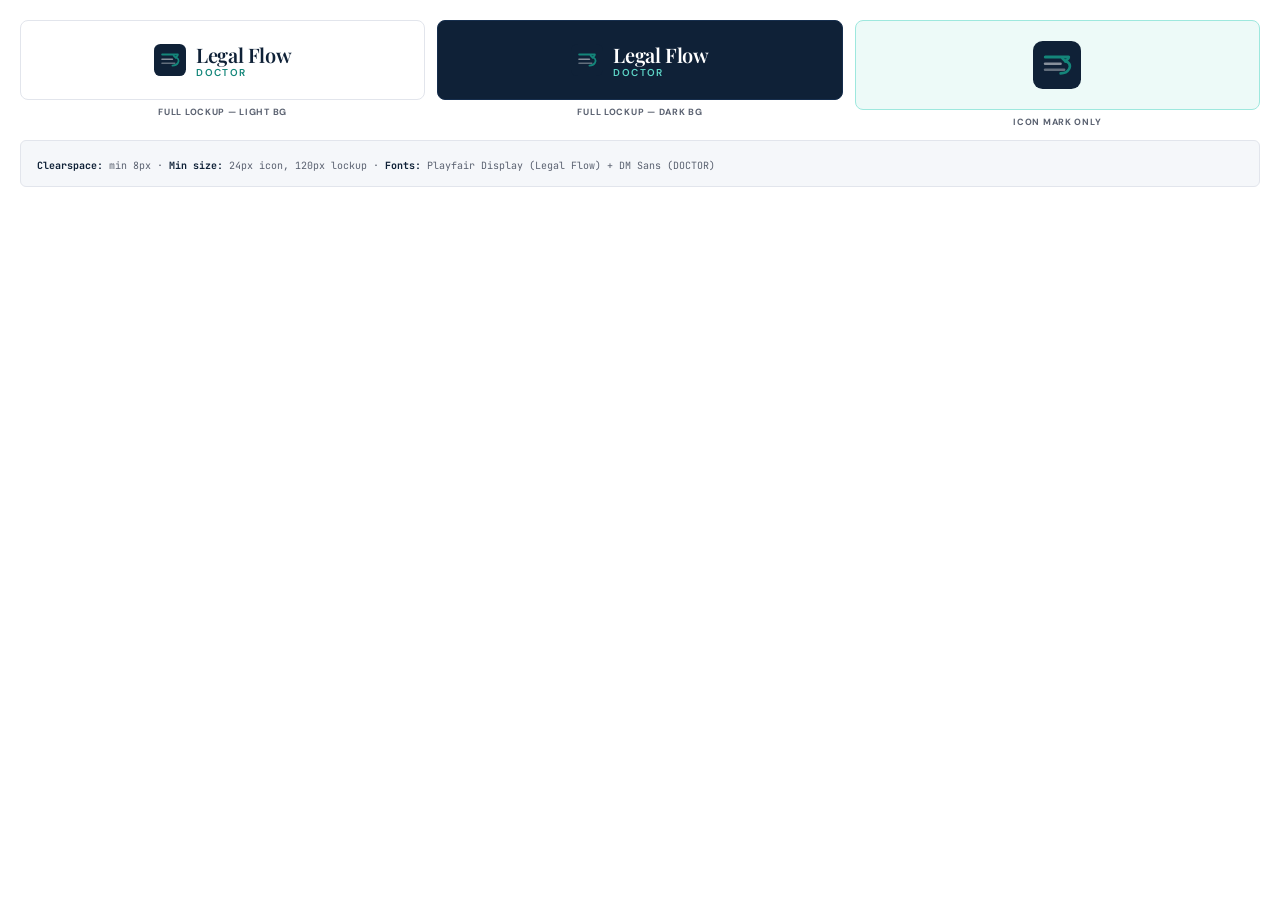
<file: guidelines/brand-logo.card.html>
<!-- @dsCard group="Brand" viewport="700x220" name="Logo" subtitle="Lockups, icon mark, and usage variants" -->
<!DOCTYPE html>
<html lang="en">
<head>
<meta charset="UTF-8">
<link rel="stylesheet" href="../styles.css">
<style>
  body { margin: 0; padding: 20px; background: var(--bg-default); font-family: var(--font-sans); }
  .grid { display: grid; grid-template-columns: 1fr 1fr 1fr; gap: 12px; }
  .cell { border-radius: 8px; padding: 20px 16px; display: flex; align-items: center; justify-content: center; border: 1px solid var(--border-muted); }
  .cell-dark { background: var(--color-navy-900); border-color: var(--color-navy-800); }
  .cell-accent { background: var(--color-teal-50); border-color: var(--color-teal-200); }
  .cell-label { font-size: 9px; font-weight: 700; letter-spacing: 0.08em; text-transform: uppercase; color: var(--fg-muted); margin-top: 6px; text-align: center; }
  .wordmark { font-family: var(--font-serif); font-size: 20px; font-weight: 600; color: var(--fg-default); letter-spacing: -0.02em; }
  .wordmark-sub { font-family: var(--font-sans); font-size: 10px; font-weight: 600; letter-spacing: 0.14em; text-transform: uppercase; color: var(--fg-accent); margin-top: -2px; }
  .wordmark-white { color: white; }
  .wordmark-sub-white { color: var(--color-teal-300); }
</style>
</head>
<body>
<div class="grid">
  <div>
    <div class="cell">
      <div>
        <div style="display:flex;align-items:center;gap:10px;">
          <img src="../assets/logo-icon.svg" width="32" height="32" alt="LFD icon">
          <div>
            <div class="wordmark">Legal Flow</div>
            <div class="wordmark-sub">Doctor</div>
          </div>
        </div>
      </div>
    </div>
    <div class="cell-label">Full lockup — light bg</div>
  </div>
  <div>
    <div class="cell cell-dark">
      <div>
        <div style="display:flex;align-items:center;gap:10px;">
          <img src="../assets/logo-icon.svg" width="32" height="32" alt="LFD icon">
          <div>
            <div class="wordmark wordmark-white">Legal Flow</div>
            <div class="wordmark-sub wordmark-sub-white">Doctor</div>
          </div>
        </div>
      </div>
    </div>
    <div class="cell-label">Full lockup — dark bg</div>
  </div>
  <div>
    <div class="cell cell-accent">
      <img src="../assets/logo-icon.svg" width="48" height="48" alt="LFD icon">
    </div>
    <div class="cell-label">Icon mark only</div>
  </div>
</div>
<div style="margin-top:12px;padding:12px 16px;background:var(--bg-subtle);border-radius:6px;border:1px solid var(--border-muted);">
  <span style="font-size:10px;font-family:var(--font-mono);color:var(--fg-muted);">
    <strong style="color:var(--fg-default);">Clearspace:</strong> min 8px · 
    <strong style="color:var(--fg-default);">Min size:</strong> 24px icon, 120px lockup · 
    <strong style="color:var(--fg-default);">Fonts:</strong> Playfair Display (Legal Flow) + DM Sans (DOCTOR)
  </span>
</div>
</body>
</html>
</file>
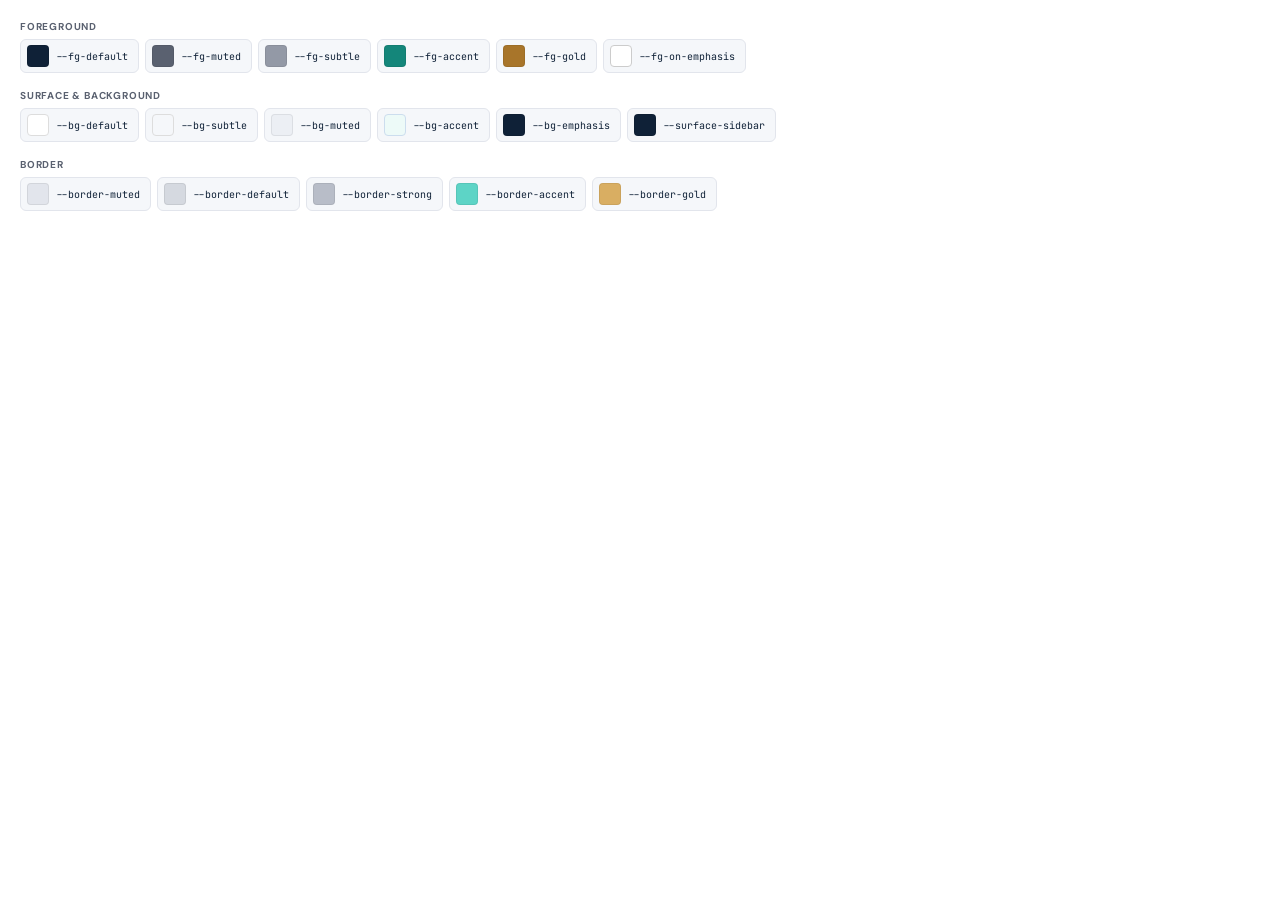
<file: guidelines/colors-aliases.card.html>
<!-- @dsCard group="Colors" viewport="700x180" name="Semantic Role Aliases" subtitle="Surface, foreground, border and text tokens" -->
<!DOCTYPE html>
<html lang="en">
<head>
<meta charset="UTF-8">
<link rel="stylesheet" href="../styles.css">
<style>
  body { margin: 0; padding: 20px; background: var(--bg-default); font-family: var(--font-sans); }
  .section { margin-bottom: 16px; }
  .section-label { font-size: 10px; font-weight: 700; letter-spacing: 0.08em; text-transform: uppercase; color: var(--fg-muted); margin-bottom: 6px; }
  .row { display: flex; gap: 6px; flex-wrap: wrap; }
  .token-chip { display: flex; align-items: center; gap: 7px; padding: 5px 10px 5px 6px; border: 1px solid var(--border-muted); border-radius: 6px; background: var(--bg-subtle); }
  .chip-swatch { width: 20px; height: 20px; border-radius: 4px; border: 1px solid rgba(0,0,0,0.07); flex-shrink: 0; }
  .chip-name { font-size: 10px; font-family: var(--font-mono); color: var(--fg-default); white-space: nowrap; }
</style>
</head>
<body>
<div class="section">
  <div class="section-label">Foreground</div>
  <div class="row">
    <div class="token-chip"><div class="chip-swatch" style="background:var(--fg-default);"></div><span class="chip-name">--fg-default</span></div>
    <div class="token-chip"><div class="chip-swatch" style="background:var(--fg-muted);"></div><span class="chip-name">--fg-muted</span></div>
    <div class="token-chip"><div class="chip-swatch" style="background:var(--fg-subtle);"></div><span class="chip-name">--fg-subtle</span></div>
    <div class="token-chip"><div class="chip-swatch" style="background:var(--fg-accent);"></div><span class="chip-name">--fg-accent</span></div>
    <div class="token-chip"><div class="chip-swatch" style="background:var(--fg-gold);"></div><span class="chip-name">--fg-gold</span></div>
    <div class="token-chip"><div class="chip-swatch" style="background:var(--fg-on-emphasis);border-color:#ccc;"></div><span class="chip-name">--fg-on-emphasis</span></div>
  </div>
</div>
<div class="section">
  <div class="section-label">Surface & Background</div>
  <div class="row">
    <div class="token-chip"><div class="chip-swatch" style="background:var(--bg-default);border-color:#ddd;"></div><span class="chip-name">--bg-default</span></div>
    <div class="token-chip"><div class="chip-swatch" style="background:var(--bg-subtle);border-color:#ddd;"></div><span class="chip-name">--bg-subtle</span></div>
    <div class="token-chip"><div class="chip-swatch" style="background:var(--bg-muted);"></div><span class="chip-name">--bg-muted</span></div>
    <div class="token-chip"><div class="chip-swatch" style="background:var(--bg-accent);border-color:#cde;"></div><span class="chip-name">--bg-accent</span></div>
    <div class="token-chip"><div class="chip-swatch" style="background:var(--bg-emphasis);"></div><span class="chip-name">--bg-emphasis</span></div>
    <div class="token-chip"><div class="chip-swatch" style="background:var(--surface-sidebar);"></div><span class="chip-name">--surface-sidebar</span></div>
  </div>
</div>
<div class="section">
  <div class="section-label">Border</div>
  <div class="row">
    <div class="token-chip"><div class="chip-swatch" style="background:var(--border-muted);"></div><span class="chip-name">--border-muted</span></div>
    <div class="token-chip"><div class="chip-swatch" style="background:var(--border-default);"></div><span class="chip-name">--border-default</span></div>
    <div class="token-chip"><div class="chip-swatch" style="background:var(--border-strong);"></div><span class="chip-name">--border-strong</span></div>
    <div class="token-chip"><div class="chip-swatch" style="background:var(--border-accent);"></div><span class="chip-name">--border-accent</span></div>
    <div class="token-chip"><div class="chip-swatch" style="background:var(--border-gold);"></div><span class="chip-name">--border-gold</span></div>
  </div>
</div>
</body>
</html>
</file>
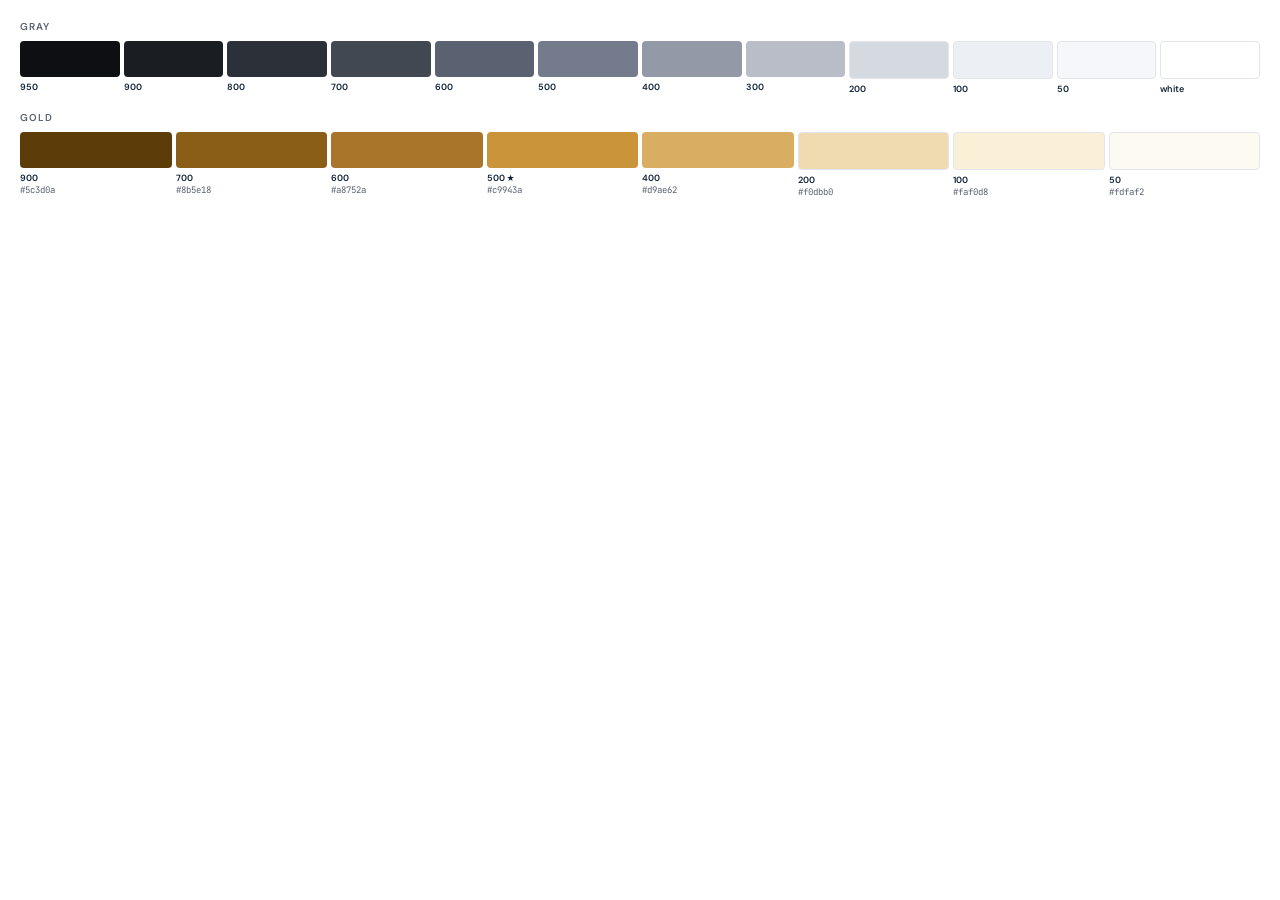
<file: guidelines/colors-neutral.card.html>
<!-- @dsCard group="Colors" viewport="700x180" name="Neutrals & Gold" subtitle="Gray scale and gold accent" -->
<!DOCTYPE html>
<html lang="en">
<head>
<meta charset="UTF-8">
<link rel="stylesheet" href="../styles.css">
<style>
  body { margin: 0; padding: 20px; background: var(--bg-default); font-family: var(--font-sans); }
  .scale-label { font-size: 10px; font-weight: 600; letter-spacing: 0.1em; text-transform: uppercase; color: var(--fg-muted); margin-bottom: 8px; }
  .scale { display: flex; gap: 4px; margin-bottom: 16px; }
  .swatch { flex: 1; }
  .swatch-body { height: 36px; border-radius: 4px; }
  .swatch-name { font-size: 9px; font-weight: 600; color: var(--fg-default); display: block; margin-top: 4px; }
  .swatch-hex  { font-size: 9px; font-family: var(--font-mono); color: var(--fg-muted); display: block; }
</style>
</head>
<body>
<div class="scale-label">Gray</div>
<div class="scale">
  <div class="swatch"><div class="swatch-body" style="background:#0d0f12;"></div><span class="swatch-name">950</span></div>
  <div class="swatch"><div class="swatch-body" style="background:#1a1d22;"></div><span class="swatch-name">900</span></div>
  <div class="swatch"><div class="swatch-body" style="background:#2c3038;"></div><span class="swatch-name">800</span></div>
  <div class="swatch"><div class="swatch-body" style="background:#424852;"></div><span class="swatch-name">700</span></div>
  <div class="swatch"><div class="swatch-body" style="background:#5a6170;"></div><span class="swatch-name">600</span></div>
  <div class="swatch"><div class="swatch-body" style="background:#737b8c;"></div><span class="swatch-name">500</span></div>
  <div class="swatch"><div class="swatch-body" style="background:#9399a6;"></div><span class="swatch-name">400</span></div>
  <div class="swatch"><div class="swatch-body" style="background:#b8bdc8;"></div><span class="swatch-name">300</span></div>
  <div class="swatch"><div class="swatch-body" style="background:#d5d9e0; border:1px solid #e2e5ec;"></div><span class="swatch-name">200</span></div>
  <div class="swatch"><div class="swatch-body" style="background:#eceff4; border:1px solid #e2e5ec;"></div><span class="swatch-name">100</span></div>
  <div class="swatch"><div class="swatch-body" style="background:#f5f7fa; border:1px solid #e2e5ec;"></div><span class="swatch-name">50</span></div>
  <div class="swatch"><div class="swatch-body" style="background:#ffffff; border:1px solid #e2e5ec;"></div><span class="swatch-name">white</span></div>
</div>
<div class="scale-label">Gold</div>
<div class="scale">
  <div class="swatch"><div class="swatch-body" style="background:#5c3d0a;"></div><span class="swatch-name">900</span><span class="swatch-hex">#5c3d0a</span></div>
  <div class="swatch"><div class="swatch-body" style="background:#8b5e18;"></div><span class="swatch-name">700</span><span class="swatch-hex">#8b5e18</span></div>
  <div class="swatch"><div class="swatch-body" style="background:#a8752a;"></div><span class="swatch-name">600</span><span class="swatch-hex">#a8752a</span></div>
  <div class="swatch"><div class="swatch-body" style="background:#c9943a;"></div><span class="swatch-name">500 ★</span><span class="swatch-hex">#c9943a</span></div>
  <div class="swatch"><div class="swatch-body" style="background:#d9ae62;"></div><span class="swatch-name">400</span><span class="swatch-hex">#d9ae62</span></div>
  <div class="swatch"><div class="swatch-body" style="background:#f0dbb0; border:1px solid #e2e5ec;"></div><span class="swatch-name">200</span><span class="swatch-hex">#f0dbb0</span></div>
  <div class="swatch"><div class="swatch-body" style="background:#faf0d8; border:1px solid #e2e5ec;"></div><span class="swatch-name">100</span><span class="swatch-hex">#faf0d8</span></div>
  <div class="swatch"><div class="swatch-body" style="background:#fdfaf2; border:1px solid #e2e5ec;"></div><span class="swatch-name">50</span><span class="swatch-hex">#fdfaf2</span></div>
</div>
</body>
</html>
</file>
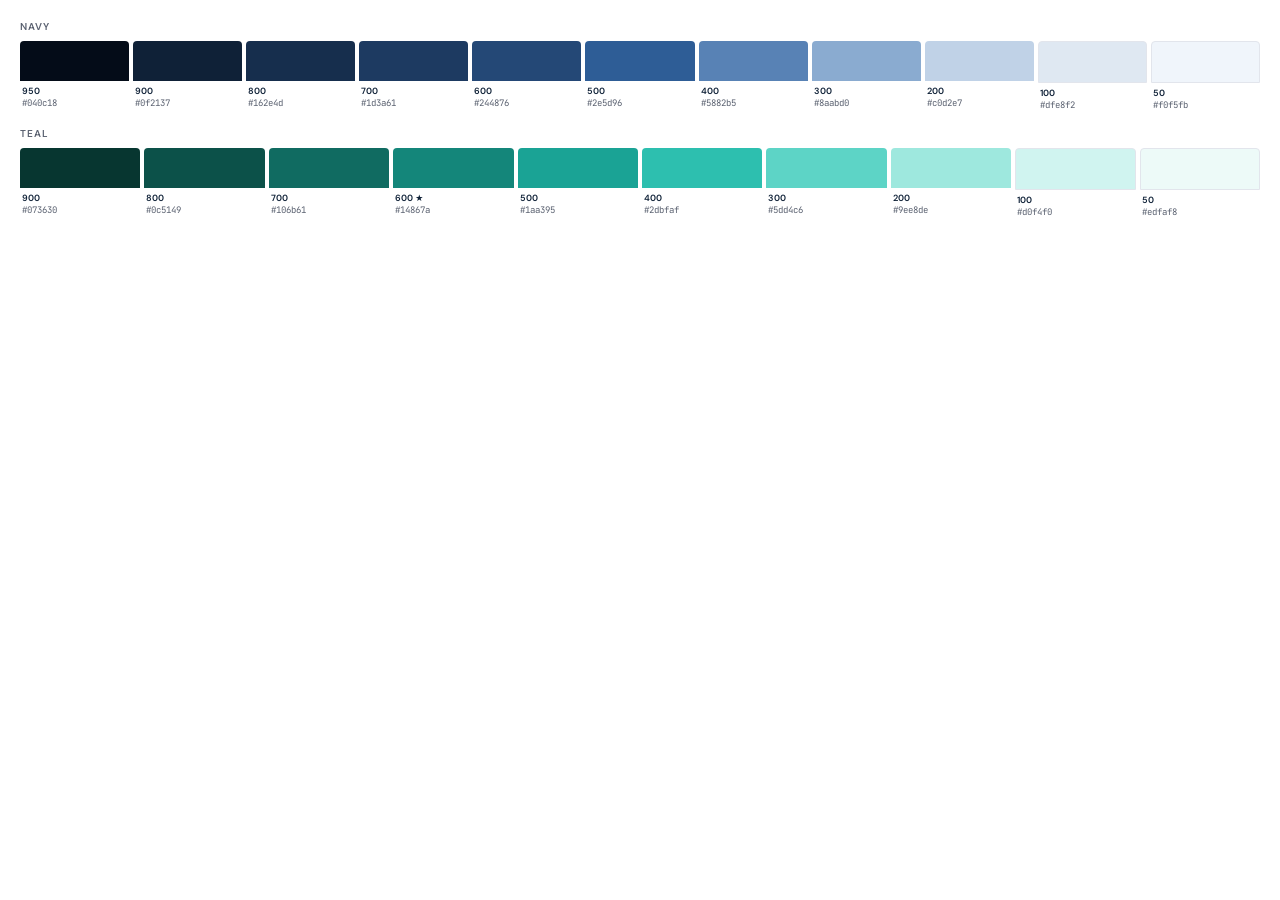
<file: guidelines/colors-primary.card.html>
<!-- @dsCard group="Colors" viewport="700x260" name="Navy & Teal" subtitle="Core brand color scales" -->
<!DOCTYPE html>
<html lang="en">
<head>
<meta charset="UTF-8">
<meta name="viewport" content="width=device-width, initial-scale=1.0">
<link rel="stylesheet" href="../styles.css">
<style>
  body { margin: 0; padding: 20px; background: var(--bg-default); font-family: var(--font-sans); }
  .scale-label { font-size: 10px; font-weight: 600; letter-spacing: 0.1em; text-transform: uppercase; color: var(--fg-muted); margin-bottom: 8px; }
  .scale { display: flex; gap: 4px; margin-bottom: 16px; }
  .swatch { flex: 1; border-radius: 4px; }
  .swatch-body { height: 40px; border-radius: 4px 4px 0 0; }
  .swatch-meta { padding: 4px 2px 0; }
  .swatch-name { font-size: 9px; font-weight: 600; color: var(--fg-default); display: block; }
  .swatch-hex  { font-size: 9px; font-family: var(--font-mono); color: var(--fg-muted); display: block; }
</style>
</head>
<body>
<div class="scale-label">Navy</div>
<div class="scale">
  <div class="swatch"><div class="swatch-body" style="background:#040c18;"></div><div class="swatch-meta"><span class="swatch-name">950</span><span class="swatch-hex">#040c18</span></div></div>
  <div class="swatch"><div class="swatch-body" style="background:#0f2137;"></div><div class="swatch-meta"><span class="swatch-name">900</span><span class="swatch-hex">#0f2137</span></div></div>
  <div class="swatch"><div class="swatch-body" style="background:#162e4d;"></div><div class="swatch-meta"><span class="swatch-name">800</span><span class="swatch-hex">#162e4d</span></div></div>
  <div class="swatch"><div class="swatch-body" style="background:#1d3a61;"></div><div class="swatch-meta"><span class="swatch-name">700</span><span class="swatch-hex">#1d3a61</span></div></div>
  <div class="swatch"><div class="swatch-body" style="background:#244876;"></div><div class="swatch-meta"><span class="swatch-name">600</span><span class="swatch-hex">#244876</span></div></div>
  <div class="swatch"><div class="swatch-body" style="background:#2e5d96;"></div><div class="swatch-meta"><span class="swatch-name">500</span><span class="swatch-hex">#2e5d96</span></div></div>
  <div class="swatch"><div class="swatch-body" style="background:#5882b5;"></div><div class="swatch-meta"><span class="swatch-name">400</span><span class="swatch-hex">#5882b5</span></div></div>
  <div class="swatch"><div class="swatch-body" style="background:#8aabd0;"></div><div class="swatch-meta"><span class="swatch-name">300</span><span class="swatch-hex">#8aabd0</span></div></div>
  <div class="swatch"><div class="swatch-body" style="background:#c0d2e7;"></div><div class="swatch-meta"><span class="swatch-name">200</span><span class="swatch-hex">#c0d2e7</span></div></div>
  <div class="swatch"><div class="swatch-body" style="background:#dfe8f2; border:1px solid #e2e5ec;"></div><div class="swatch-meta"><span class="swatch-name">100</span><span class="swatch-hex">#dfe8f2</span></div></div>
  <div class="swatch"><div class="swatch-body" style="background:#f0f5fb; border:1px solid #e2e5ec;"></div><div class="swatch-meta"><span class="swatch-name">50</span><span class="swatch-hex">#f0f5fb</span></div></div>
</div>
<div class="scale-label">Teal</div>
<div class="scale">
  <div class="swatch"><div class="swatch-body" style="background:#073630;"></div><div class="swatch-meta"><span class="swatch-name">900</span><span class="swatch-hex">#073630</span></div></div>
  <div class="swatch"><div class="swatch-body" style="background:#0c5149;"></div><div class="swatch-meta"><span class="swatch-name">800</span><span class="swatch-hex">#0c5149</span></div></div>
  <div class="swatch"><div class="swatch-body" style="background:#106b61;"></div><div class="swatch-meta"><span class="swatch-name">700</span><span class="swatch-hex">#106b61</span></div></div>
  <div class="swatch"><div class="swatch-body" style="background:#14867a;"></div><div class="swatch-meta"><span class="swatch-name">600 ★</span><span class="swatch-hex">#14867a</span></div></div>
  <div class="swatch"><div class="swatch-body" style="background:#1aa395;"></div><div class="swatch-meta"><span class="swatch-name">500</span><span class="swatch-hex">#1aa395</span></div></div>
  <div class="swatch"><div class="swatch-body" style="background:#2dbfaf;"></div><div class="swatch-meta"><span class="swatch-name">400</span><span class="swatch-hex">#2dbfaf</span></div></div>
  <div class="swatch"><div class="swatch-body" style="background:#5dd4c6;"></div><div class="swatch-meta"><span class="swatch-name">300</span><span class="swatch-hex">#5dd4c6</span></div></div>
  <div class="swatch"><div class="swatch-body" style="background:#9ee8de;"></div><div class="swatch-meta"><span class="swatch-name">200</span><span class="swatch-hex">#9ee8de</span></div></div>
  <div class="swatch"><div class="swatch-body" style="background:#d0f4f0; border:1px solid #e2e5ec;"></div><div class="swatch-meta"><span class="swatch-name">100</span><span class="swatch-hex">#d0f4f0</span></div></div>
  <div class="swatch"><div class="swatch-body" style="background:#edfaf8; border:1px solid #e2e5ec;"></div><div class="swatch-meta"><span class="swatch-name">50</span><span class="swatch-hex">#edfaf8</span></div></div>
</div>
</body>
</html>
</file>
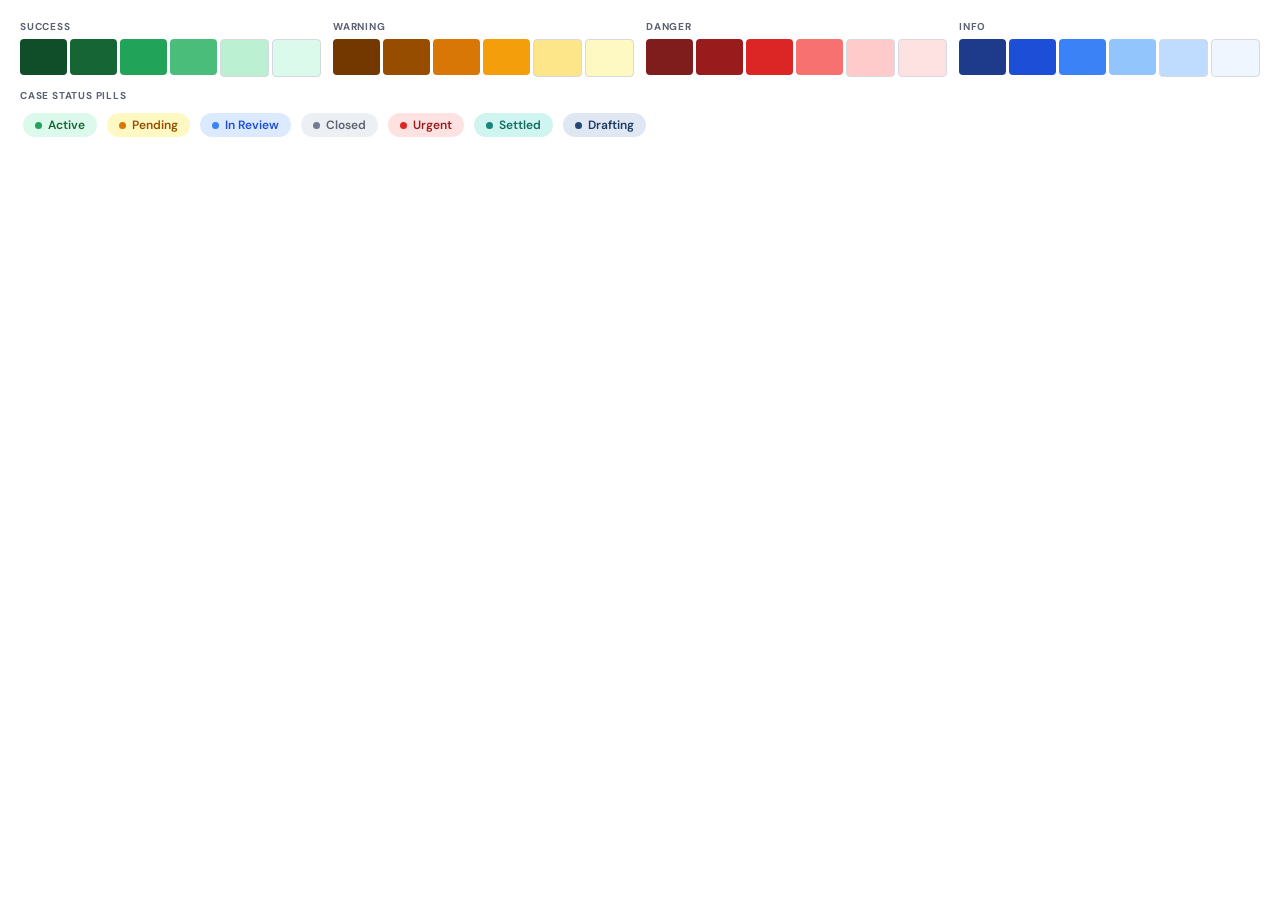
<file: guidelines/colors-semantic.card.html>
<!-- @dsCard group="Colors" viewport="700x200" name="Semantic Colors" subtitle="Status, feedback and case-state palettes" -->
<!DOCTYPE html>
<html lang="en">
<head>
<meta charset="UTF-8">
<link rel="stylesheet" href="../styles.css">
<style>
  body { margin: 0; padding: 20px; background: var(--bg-default); font-family: var(--font-sans); }
  .row { display: flex; gap: 12px; margin-bottom: 12px; }
  .group { flex: 1; }
  .group-label { font-size: 10px; font-weight: 700; letter-spacing: 0.08em; text-transform: uppercase; color: var(--fg-muted); margin-bottom: 6px; }
  .swatches { display: flex; gap: 3px; }
  .sw { flex: 1; height: 36px; border-radius: 4px; }
  .sw-sm { height: 24px; }
  .pill { display: inline-flex; align-items: center; gap: 6px; padding: 4px 12px; border-radius: 999px; font-size: 12px; font-weight: 600; margin: 3px; }
  .dot { width: 7px; height: 7px; border-radius: 50%; flex-shrink: 0; }
  .pills-row { display: flex; flex-wrap: wrap; gap: 4px; margin-top: 8px; }
</style>
</head>
<body>
<div class="row">
  <div class="group">
    <div class="group-label">Success</div>
    <div class="swatches">
      <div class="sw" style="background:#104d29;"></div>
      <div class="sw" style="background:#166534;"></div>
      <div class="sw" style="background:#22a35a;"></div>
      <div class="sw" style="background:#4bbd7b;"></div>
      <div class="sw" style="background:#bbf0d2; border:1px solid #d5d9e0;"></div>
      <div class="sw" style="background:#dcfaec; border:1px solid #d5d9e0;"></div>
    </div>
  </div>
  <div class="group">
    <div class="group-label">Warning</div>
    <div class="swatches">
      <div class="sw" style="background:#723800;"></div>
      <div class="sw" style="background:#974d00;"></div>
      <div class="sw" style="background:#d97706;"></div>
      <div class="sw" style="background:#f59e0b;"></div>
      <div class="sw" style="background:#fde68a; border:1px solid #d5d9e0;"></div>
      <div class="sw" style="background:#fef9c3; border:1px solid #d5d9e0;"></div>
    </div>
  </div>
  <div class="group">
    <div class="group-label">Danger</div>
    <div class="swatches">
      <div class="sw" style="background:#7f1d1d;"></div>
      <div class="sw" style="background:#991b1b;"></div>
      <div class="sw" style="background:#dc2626;"></div>
      <div class="sw" style="background:#f87171;"></div>
      <div class="sw" style="background:#fecaca; border:1px solid #d5d9e0;"></div>
      <div class="sw" style="background:#fee2e2; border:1px solid #d5d9e0;"></div>
    </div>
  </div>
  <div class="group">
    <div class="group-label">Info</div>
    <div class="swatches">
      <div class="sw" style="background:#1e3a8a;"></div>
      <div class="sw" style="background:#1d4ed8;"></div>
      <div class="sw" style="background:#3b82f6;"></div>
      <div class="sw" style="background:#93c5fd;"></div>
      <div class="sw" style="background:#bfdbfe; border:1px solid #d5d9e0;"></div>
      <div class="sw" style="background:#eff6ff; border:1px solid #d5d9e0;"></div>
    </div>
  </div>
</div>
<div style="font-size:10px;font-weight:700;letter-spacing:0.08em;text-transform:uppercase;color:var(--fg-muted);margin-bottom:6px;">Case Status Pills</div>
<div class="pills-row">
  <span class="pill" style="background:#dcfaec;color:#166534;"><span class="dot" style="background:#22a35a;"></span>Active</span>
  <span class="pill" style="background:#fef9c3;color:#974d00;"><span class="dot" style="background:#d97706;"></span>Pending</span>
  <span class="pill" style="background:#dbeafe;color:#1d4ed8;"><span class="dot" style="background:#3b82f6;"></span>In Review</span>
  <span class="pill" style="background:#eceff4;color:#5a6170;"><span class="dot" style="background:#737b8c;"></span>Closed</span>
  <span class="pill" style="background:#fee2e2;color:#991b1b;"><span class="dot" style="background:#dc2626;"></span>Urgent</span>
  <span class="pill" style="background:#d0f4f0;color:#106b61;"><span class="dot" style="background:#14867a;"></span>Settled</span>
  <span class="pill" style="background:#dfe8f2;color:#1d3a61;"><span class="dot" style="background:#244876;"></span>Drafting</span>
</div>
</body>
</html>
</file>
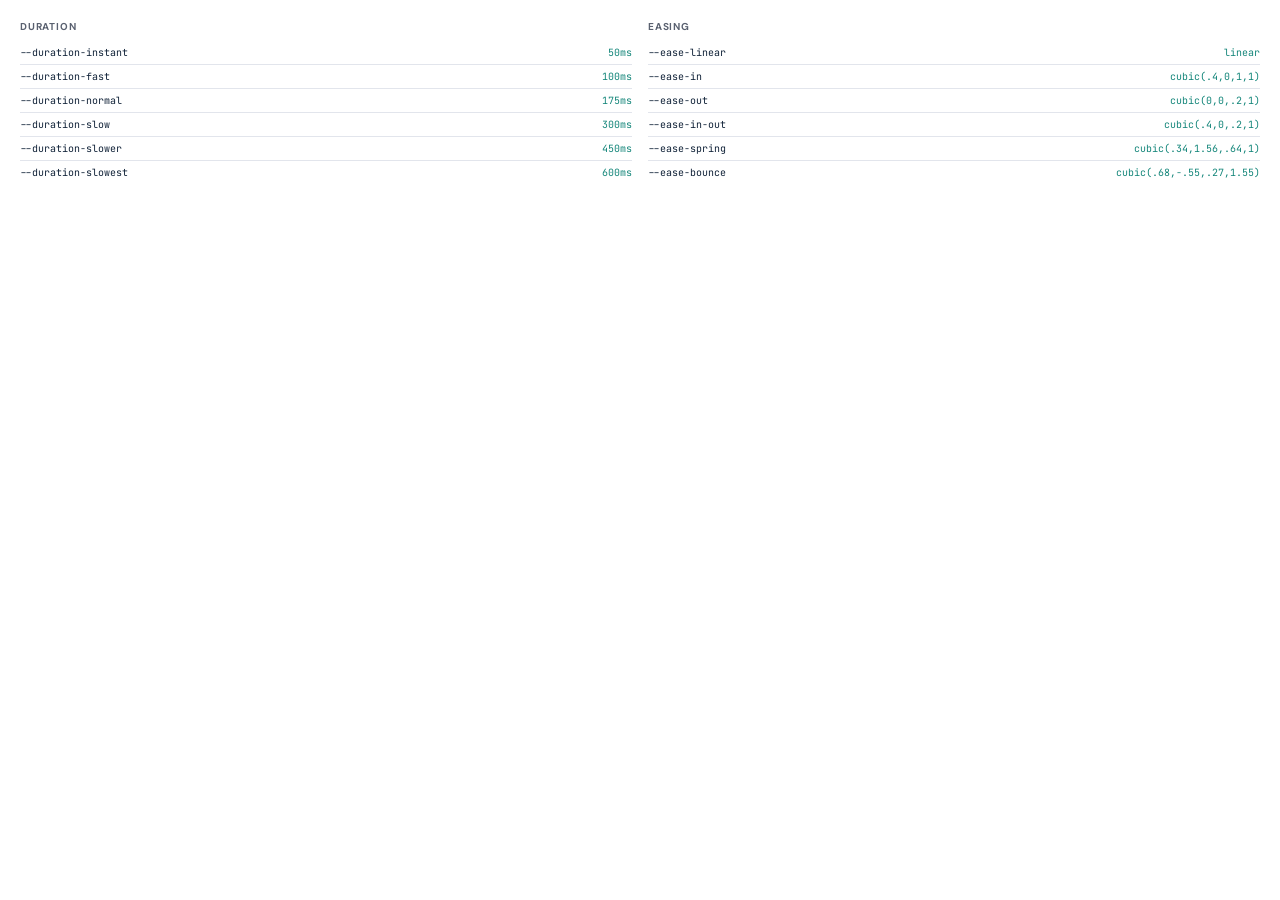
<file: guidelines/motion.card.html>
<!-- @dsCard group="Brand" viewport="700x160" name="Motion" subtitle="Duration and easing tokens — no decorative animation" -->
<!DOCTYPE html>
<html lang="en">
<head>
<meta charset="UTF-8">
<link rel="stylesheet" href="../styles.css">
<style>
  body { margin: 0; padding: 20px; background: var(--bg-default); font-family: var(--font-sans); }
  .grid { display: grid; grid-template-columns: 1fr 1fr; gap: 16px; }
  .group-label { font-size: 10px; font-weight: 700; letter-spacing: 0.08em; text-transform: uppercase; color: var(--fg-muted); margin-bottom: 8px; }
  .token-row { display: flex; align-items: center; justify-content: space-between; padding: 5px 0; border-bottom: 1px solid var(--border-muted); }
  .token-row:last-child { border-bottom: none; }
  .tok-name { font-family: var(--font-mono); font-size: 10px; color: var(--fg-default); }
  .tok-val { font-family: var(--font-mono); font-size: 10px; color: var(--fg-accent); }
</style>
</head>
<body>
<div class="grid">
  <div>
    <div class="group-label">Duration</div>
    <div class="token-row"><span class="tok-name">--duration-instant</span><span class="tok-val">50ms</span></div>
    <div class="token-row"><span class="tok-name">--duration-fast</span><span class="tok-val">100ms</span></div>
    <div class="token-row"><span class="tok-name">--duration-normal</span><span class="tok-val">175ms</span></div>
    <div class="token-row"><span class="tok-name">--duration-slow</span><span class="tok-val">300ms</span></div>
    <div class="token-row"><span class="tok-name">--duration-slower</span><span class="tok-val">450ms</span></div>
    <div class="token-row"><span class="tok-name">--duration-slowest</span><span class="tok-val">600ms</span></div>
  </div>
  <div>
    <div class="group-label">Easing</div>
    <div class="token-row"><span class="tok-name">--ease-linear</span><span class="tok-val">linear</span></div>
    <div class="token-row"><span class="tok-name">--ease-in</span><span class="tok-val">cubic(.4,0,1,1)</span></div>
    <div class="token-row"><span class="tok-name">--ease-out</span><span class="tok-val">cubic(0,0,.2,1)</span></div>
    <div class="token-row"><span class="tok-name">--ease-in-out</span><span class="tok-val">cubic(.4,0,.2,1)</span></div>
    <div class="token-row"><span class="tok-name">--ease-spring</span><span class="tok-val">cubic(.34,1.56,.64,1)</span></div>
    <div class="token-row"><span class="tok-name">--ease-bounce</span><span class="tok-val">cubic(.68,−.55,.27,1.55)</span></div>
  </div>
</div>
</body>
</html>
</file>
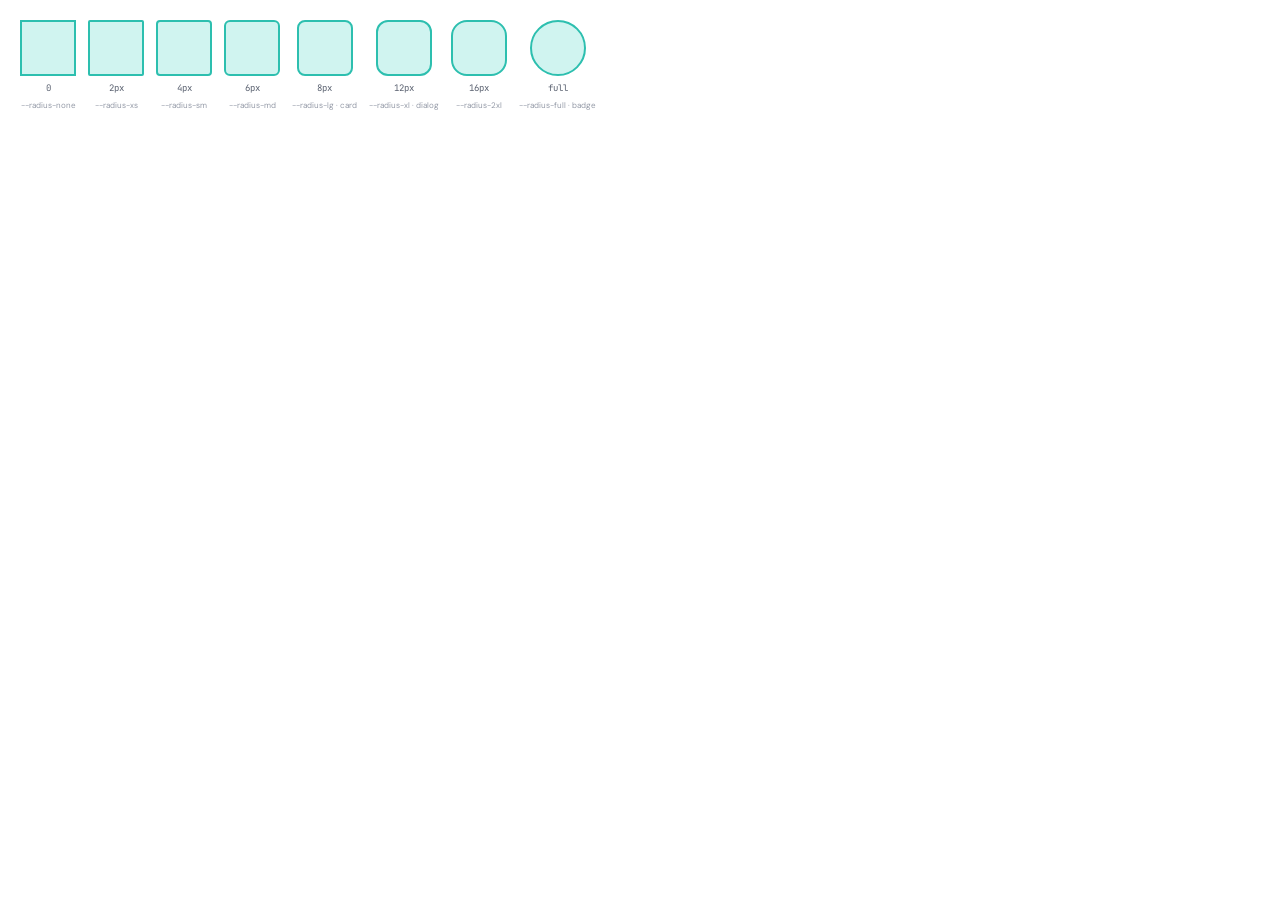
<file: guidelines/radii.card.html>
<!-- @dsCard group="Spacing" viewport="700x130" name="Radii & Borders" subtitle="Corner radius scale and semantic roles" -->
<!DOCTYPE html>
<html lang="en">
<head>
<meta charset="UTF-8">
<link rel="stylesheet" href="../styles.css">
<style>
  body { margin: 0; padding: 20px; background: var(--bg-default); font-family: var(--font-sans); }
  .row { display: flex; gap: 12px; align-items: flex-end; flex-wrap: wrap; }
  .swatch { display: flex; flex-direction: column; align-items: center; gap: 6px; }
  .box { width: 52px; height: 52px; background: var(--color-teal-100); border: 2px solid var(--color-teal-400); }
  .label { font-size: 9px; font-family: var(--font-mono); color: var(--fg-muted); text-align: center; }
  .token { font-size: 8px; color: var(--fg-subtle); text-align: center; }
</style>
</head>
<body>
<div class="row">
  <div class="swatch"><div class="box" style="border-radius:0;"></div><div class="label">0</div><div class="token">--radius-none</div></div>
  <div class="swatch"><div class="box" style="border-radius:2px;"></div><div class="label">2px</div><div class="token">--radius-xs</div></div>
  <div class="swatch"><div class="box" style="border-radius:4px;"></div><div class="label">4px</div><div class="token">--radius-sm</div></div>
  <div class="swatch"><div class="box" style="border-radius:6px;"></div><div class="label">6px</div><div class="token">--radius-md</div></div>
  <div class="swatch"><div class="box" style="border-radius:8px;"></div><div class="label">8px</div><div class="token">--radius-lg · card</div></div>
  <div class="swatch"><div class="box" style="border-radius:12px;"></div><div class="label">12px</div><div class="token">--radius-xl · dialog</div></div>
  <div class="swatch"><div class="box" style="border-radius:16px;"></div><div class="label">16px</div><div class="token">--radius-2xl</div></div>
  <div class="swatch"><div class="box" style="border-radius:9999px; width:52px; height:52px;"></div><div class="label">full</div><div class="token">--radius-full · badge</div></div>
</div>
</body>
</html>
</file>
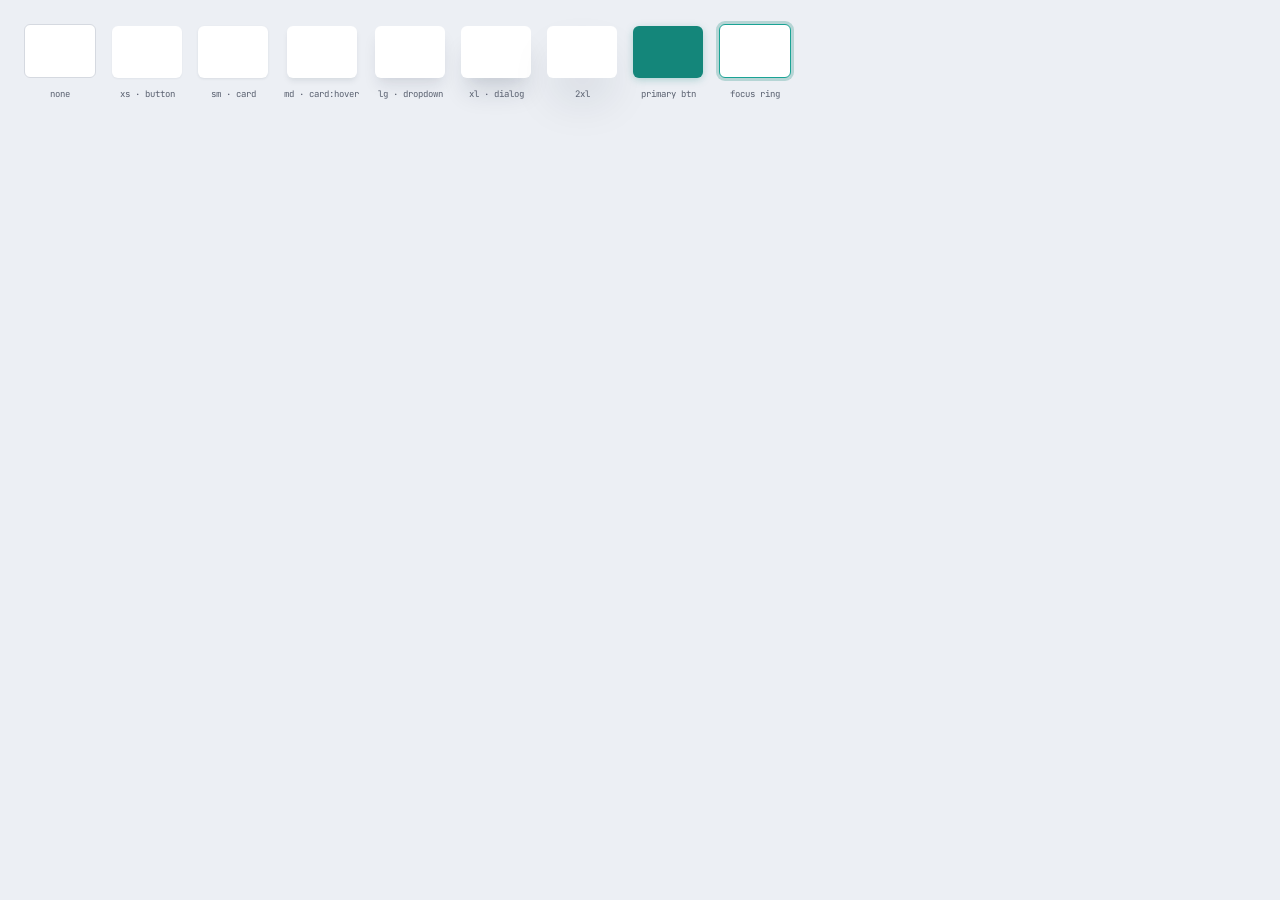
<file: guidelines/shadows.card.html>
<!-- @dsCard group="Spacing" viewport="700x160" name="Shadows" subtitle="Navy-tinted shadow scale and focus rings" -->
<!DOCTYPE html>
<html lang="en">
<head>
<meta charset="UTF-8">
<link rel="stylesheet" href="../styles.css">
<style>
  body { margin: 0; padding: 24px; background: var(--color-gray-100); font-family: var(--font-sans); }
  .row { display: flex; gap: 16px; flex-wrap: wrap; align-items: flex-end; }
  .swatch { display: flex; flex-direction: column; align-items: center; gap: 10px; }
  .box { width: 70px; height: 52px; background: var(--bg-default); border-radius: 6px; }
  .label { font-size: 9px; font-family: var(--font-mono); color: var(--fg-muted); text-align: center; }
</style>
</head>
<body>
<div class="row">
  <div class="swatch"><div class="box" style="box-shadow:none; border:1px solid var(--border-default);"></div><div class="label">none</div></div>
  <div class="swatch"><div class="box" style="box-shadow:var(--shadow-xs);"></div><div class="label">xs · button</div></div>
  <div class="swatch"><div class="box" style="box-shadow:var(--shadow-sm);"></div><div class="label">sm · card</div></div>
  <div class="swatch"><div class="box" style="box-shadow:var(--shadow-md);"></div><div class="label">md · card:hover</div></div>
  <div class="swatch"><div class="box" style="box-shadow:var(--shadow-lg);"></div><div class="label">lg · dropdown</div></div>
  <div class="swatch"><div class="box" style="box-shadow:var(--shadow-xl);"></div><div class="label">xl · dialog</div></div>
  <div class="swatch"><div class="box" style="box-shadow:var(--shadow-2xl);"></div><div class="label">2xl</div></div>
  <div class="swatch"><div class="box" style="box-shadow:var(--shadow-button-primary); background:var(--color-teal-600);"></div><div class="label">primary btn</div></div>
  <div class="swatch"><div class="box" style="box-shadow:var(--focus-ring); border:1.5px solid var(--color-teal-500);"></div><div class="label">focus ring</div></div>
</div>
</body>
</html>
</file>
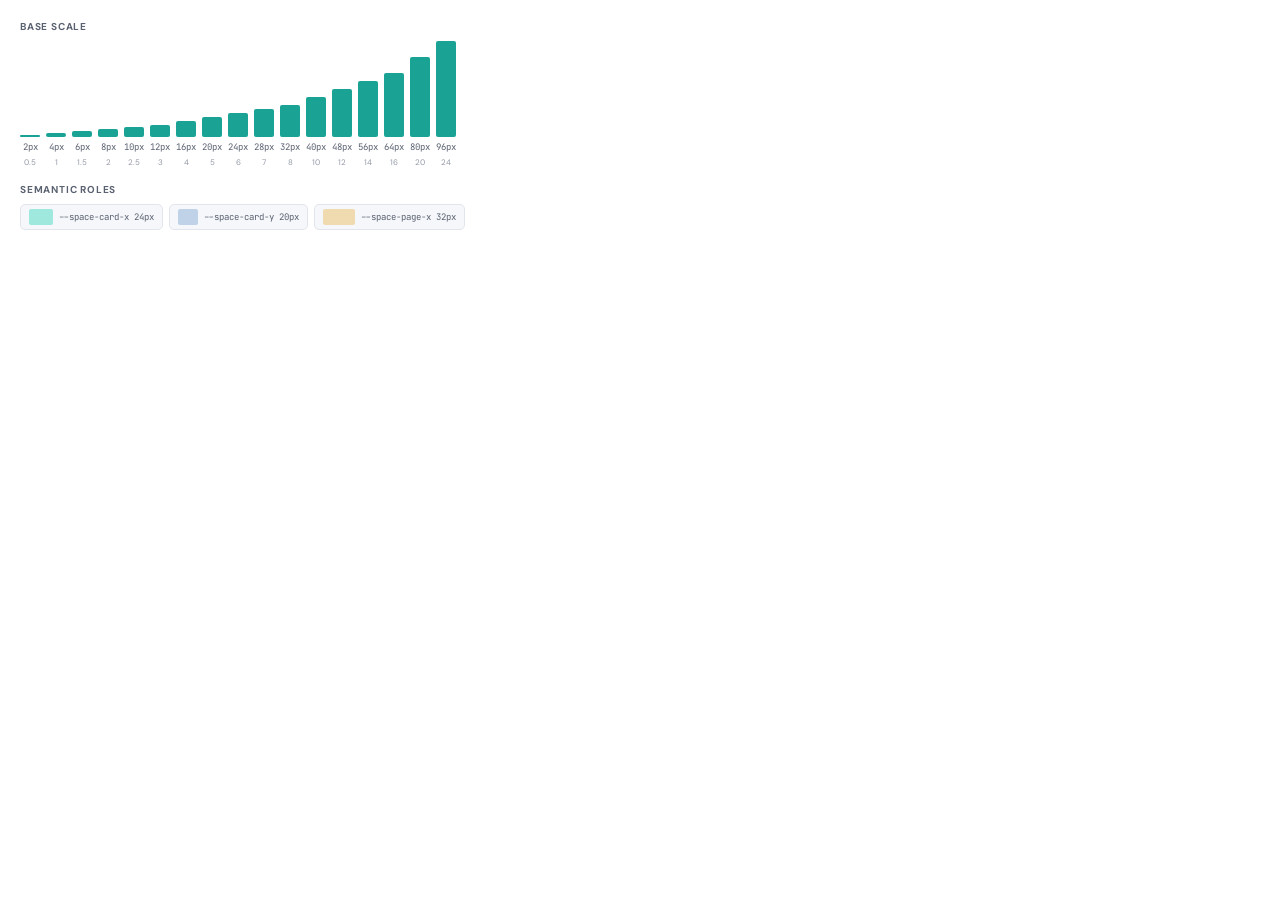
<file: guidelines/spacing.card.html>
<!-- @dsCard group="Spacing" viewport="700x200" name="Spacing Scale" subtitle="4px grid — base to page-level tokens" -->
<!DOCTYPE html>
<html lang="en">
<head>
<meta charset="UTF-8">
<link rel="stylesheet" href="../styles.css">
<style>
  body { margin: 0; padding: 20px; background: var(--bg-default); font-family: var(--font-sans); }
  .row { display: flex; align-items: flex-end; gap: 6px; flex-wrap: wrap; margin-bottom: 16px; }
  .swatch { display: flex; flex-direction: column; align-items: center; gap: 4px; }
  .bar { background: var(--color-teal-500); border-radius: 2px; width: 20px; }
  .label { font-size: 9px; font-family: var(--font-mono); color: var(--fg-muted); text-align: center; white-space: nowrap; }
  .token { font-size: 8px; color: var(--fg-subtle); text-align: center; }
  .divider-label { font-size: 10px; font-weight: 700; letter-spacing: 0.08em; text-transform: uppercase; color: var(--fg-muted); margin-bottom: 8px; }
</style>
</head>
<body>
<div class="divider-label">Base Scale</div>
<div class="row">
  <div class="swatch"><div class="bar" style="height:2px;"></div><div class="label">2px</div><div class="token">0.5</div></div>
  <div class="swatch"><div class="bar" style="height:4px;"></div><div class="label">4px</div><div class="token">1</div></div>
  <div class="swatch"><div class="bar" style="height:6px;"></div><div class="label">6px</div><div class="token">1.5</div></div>
  <div class="swatch"><div class="bar" style="height:8px;"></div><div class="label">8px</div><div class="token">2</div></div>
  <div class="swatch"><div class="bar" style="height:10px;"></div><div class="label">10px</div><div class="token">2.5</div></div>
  <div class="swatch"><div class="bar" style="height:12px;"></div><div class="label">12px</div><div class="token">3</div></div>
  <div class="swatch"><div class="bar" style="height:16px;"></div><div class="label">16px</div><div class="token">4</div></div>
  <div class="swatch"><div class="bar" style="height:20px;"></div><div class="label">20px</div><div class="token">5</div></div>
  <div class="swatch"><div class="bar" style="height:24px;"></div><div class="label">24px</div><div class="token">6</div></div>
  <div class="swatch"><div class="bar" style="height:28px;"></div><div class="label">28px</div><div class="token">7</div></div>
  <div class="swatch"><div class="bar" style="height:32px;"></div><div class="label">32px</div><div class="token">8</div></div>
  <div class="swatch"><div class="bar" style="height:40px;"></div><div class="label">40px</div><div class="token">10</div></div>
  <div class="swatch"><div class="bar" style="height:48px;"></div><div class="label">48px</div><div class="token">12</div></div>
  <div class="swatch"><div class="bar" style="height:56px;"></div><div class="label">56px</div><div class="token">14</div></div>
  <div class="swatch"><div class="bar" style="height:64px;"></div><div class="label">64px</div><div class="token">16</div></div>
  <div class="swatch"><div class="bar" style="height:80px;"></div><div class="label">80px</div><div class="token">20</div></div>
  <div class="swatch"><div class="bar" style="height:96px;"></div><div class="label">96px</div><div class="token">24</div></div>
</div>
<div class="divider-label">Semantic Roles</div>
<div style="display:flex;flex-wrap:wrap;gap:6px;">
  <div style="display:inline-flex;align-items:center;gap:6px;background:var(--bg-subtle);border:1px solid var(--border-muted);border-radius:5px;padding:4px 8px;">
    <div style="width:var(--space-card-x);height:16px;background:var(--color-teal-200);border-radius:2px;"></div>
    <span style="font-family:var(--font-mono);font-size:9px;color:var(--fg-muted);">--space-card-x 24px</span>
  </div>
  <div style="display:inline-flex;align-items:center;gap:6px;background:var(--bg-subtle);border:1px solid var(--border-muted);border-radius:5px;padding:4px 8px;">
    <div style="width:var(--space-card-y);height:16px;background:var(--color-navy-200);border-radius:2px;"></div>
    <span style="font-family:var(--font-mono);font-size:9px;color:var(--fg-muted);">--space-card-y 20px</span>
  </div>
  <div style="display:inline-flex;align-items:center;gap:6px;background:var(--bg-subtle);border:1px solid var(--border-muted);border-radius:5px;padding:4px 8px;">
    <div style="width:var(--space-page-x);height:16px;background:var(--color-gold-200);border-radius:2px;"></div>
    <span style="font-family:var(--font-mono);font-size:9px;color:var(--fg-muted);">--space-page-x 32px</span>
  </div>
</div>
</body>
</html>
</file>
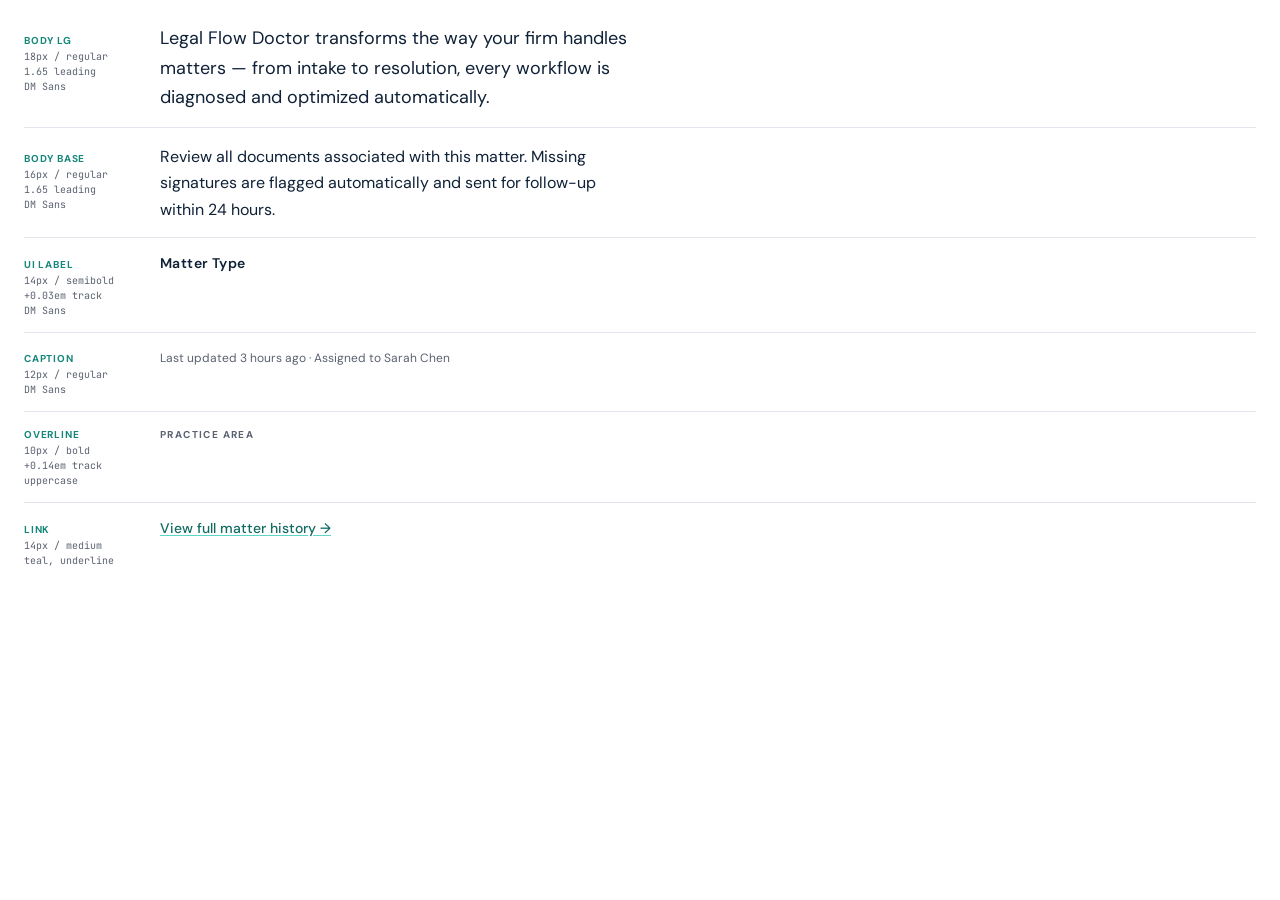
<file: guidelines/type-body.card.html>
<!-- @dsCard group="Type" viewport="700x300" name="Body & UI" subtitle="DM Sans — readable prose and interface text" -->
<!DOCTYPE html>
<html lang="en">
<head>
<meta charset="UTF-8">
<link rel="stylesheet" href="../styles.css">
<style>
  body { margin: 0; padding: 24px; background: var(--bg-default); font-family: var(--font-sans); }
  .specimen { margin-bottom: 16px; display: flex; align-items: baseline; gap: 16px; border-bottom: 1px solid var(--border-muted); padding-bottom: 14px; }
  .specimen:last-child { border-bottom: none; margin-bottom: 0; padding-bottom: 0; }
  .meta { flex-shrink: 0; width: 120px; }
  .meta-role { font-size: 10px; font-weight: 700; letter-spacing: 0.08em; text-transform: uppercase; color: var(--fg-accent); }
  .meta-spec { font-size: 10px; font-family: var(--font-mono); color: var(--fg-muted); margin-top: 2px; line-height: 1.5; }
</style>
</head>
<body>

<div class="specimen">
  <div class="meta">
    <div class="meta-role">Body LG</div>
    <div class="meta-spec">18px / regular<br>1.65 leading<br>DM Sans</div>
  </div>
  <div style="font-family:var(--font-sans);font-size:var(--text-md);font-weight:var(--weight-regular);line-height:var(--leading-relaxed);color:var(--fg-default);max-width:480px;">Legal Flow Doctor transforms the way your firm handles matters — from intake to resolution, every workflow is diagnosed and optimized automatically.</div>
</div>

<div class="specimen">
  <div class="meta">
    <div class="meta-role">Body Base</div>
    <div class="meta-spec">16px / regular<br>1.65 leading<br>DM Sans</div>
  </div>
  <div style="font-family:var(--font-sans);font-size:var(--text-base);line-height:var(--leading-relaxed);color:var(--fg-default);max-width:480px;">Review all documents associated with this matter. Missing signatures are flagged automatically and sent for follow-up within 24 hours.</div>
</div>

<div class="specimen">
  <div class="meta">
    <div class="meta-role">UI Label</div>
    <div class="meta-spec">14px / semibold<br>+0.03em track<br>DM Sans</div>
  </div>
  <div style="font-family:var(--font-sans);font-size:var(--text-sm);font-weight:var(--weight-semibold);letter-spacing:0.03em;color:var(--fg-default);">Matter Type</div>
</div>

<div class="specimen">
  <div class="meta">
    <div class="meta-role">Caption</div>
    <div class="meta-spec">12px / regular<br>DM Sans</div>
  </div>
  <div style="font-family:var(--font-sans);font-size:var(--text-xs);color:var(--fg-muted);line-height:var(--leading-normal);">Last updated 3 hours ago · Assigned to Sarah Chen</div>
</div>

<div class="specimen">
  <div class="meta">
    <div class="meta-role">Overline</div>
    <div class="meta-spec">10px / bold<br>+0.14em track<br>uppercase</div>
  </div>
  <div style="font-family:var(--font-sans);font-size:var(--text-2xs);font-weight:var(--weight-bold);letter-spacing:var(--tracking-widest);text-transform:uppercase;color:var(--fg-muted);">Practice Area</div>
</div>

<div class="specimen">
  <div class="meta">
    <div class="meta-role">Link</div>
    <div class="meta-spec">14px / medium<br>teal, underline</div>
  </div>
  <div style="font-family:var(--font-sans);font-size:var(--text-sm);font-weight:var(--weight-medium);color:var(--fg-link);text-decoration:underline;text-decoration-color:var(--color-teal-300);text-underline-offset:2px;">View full matter history →</div>
</div>

</body>
</html>
</file>
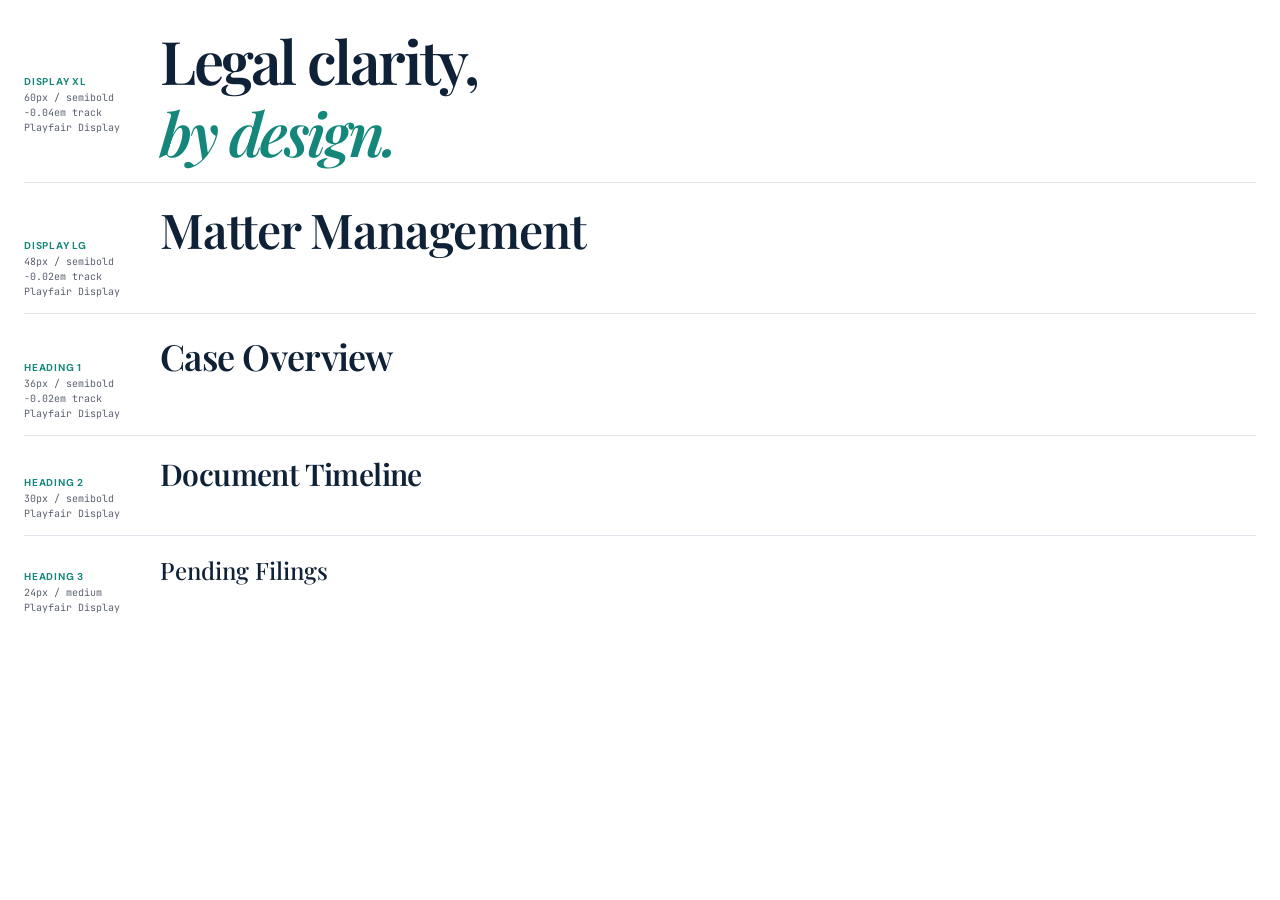
<file: guidelines/type-display.card.html>
<!-- @dsCard group="Type" viewport="700x320" name="Display & Heading" subtitle="Playfair Display serif — hero and section titles" -->
<!DOCTYPE html>
<html lang="en">
<head>
<meta charset="UTF-8">
<link rel="stylesheet" href="../styles.css">
<style>
  body { margin: 0; padding: 24px; background: var(--bg-default); font-family: var(--font-sans); }
  .specimen { margin-bottom: 18px; display: flex; align-items: baseline; gap: 16px; border-bottom: 1px solid var(--border-muted); padding-bottom: 14px; }
  .specimen:last-child { border-bottom: none; margin-bottom: 0; padding-bottom: 0; }
  .meta { flex-shrink: 0; width: 120px; }
  .meta-role { font-size: 10px; font-weight: 700; letter-spacing: 0.08em; text-transform: uppercase; color: var(--fg-accent); }
  .meta-spec { font-size: 10px; font-family: var(--font-mono); color: var(--fg-muted); margin-top: 2px; line-height: 1.5; }
  .sample { color: var(--fg-default); }
</style>
</head>
<body>

<div class="specimen">
  <div class="meta">
    <div class="meta-role">Display XL</div>
    <div class="meta-spec">60px / semibold<br>−0.04em track<br>Playfair Display</div>
  </div>
  <div class="sample" style="font-family:var(--font-display);font-size:var(--text-5xl);font-weight:var(--weight-semibold);line-height:var(--leading-tight);letter-spacing:var(--tracking-tighter);color:var(--fg-default);">Legal clarity,<br><em style="color:var(--fg-accent);">by design.</em></div>
</div>

<div class="specimen">
  <div class="meta">
    <div class="meta-role">Display LG</div>
    <div class="meta-spec">48px / semibold<br>−0.02em track<br>Playfair Display</div>
  </div>
  <div class="sample" style="font-family:var(--font-display);font-size:var(--text-4xl);font-weight:var(--weight-semibold);line-height:var(--leading-tight);letter-spacing:var(--tracking-tight);">Matter Management</div>
</div>

<div class="specimen">
  <div class="meta">
    <div class="meta-role">Heading 1</div>
    <div class="meta-spec">36px / semibold<br>−0.02em track<br>Playfair Display</div>
  </div>
  <div class="sample" style="font-family:var(--font-serif);font-size:var(--text-3xl);font-weight:var(--weight-semibold);line-height:var(--leading-snug);letter-spacing:var(--tracking-tight);">Case Overview</div>
</div>

<div class="specimen">
  <div class="meta">
    <div class="meta-role">Heading 2</div>
    <div class="meta-spec">30px / semibold<br>Playfair Display</div>
  </div>
  <div class="sample" style="font-family:var(--font-serif);font-size:var(--text-2xl);font-weight:var(--weight-semibold);line-height:var(--leading-snug);letter-spacing:var(--tracking-tight);">Document Timeline</div>
</div>

<div class="specimen">
  <div class="meta">
    <div class="meta-role">Heading 3</div>
    <div class="meta-spec">24px / medium<br>Playfair Display</div>
  </div>
  <div class="sample" style="font-family:var(--font-serif);font-size:var(--text-xl);font-weight:var(--weight-medium);line-height:var(--leading-snug);">Pending Filings</div>
</div>

</body>
</html>
</file>
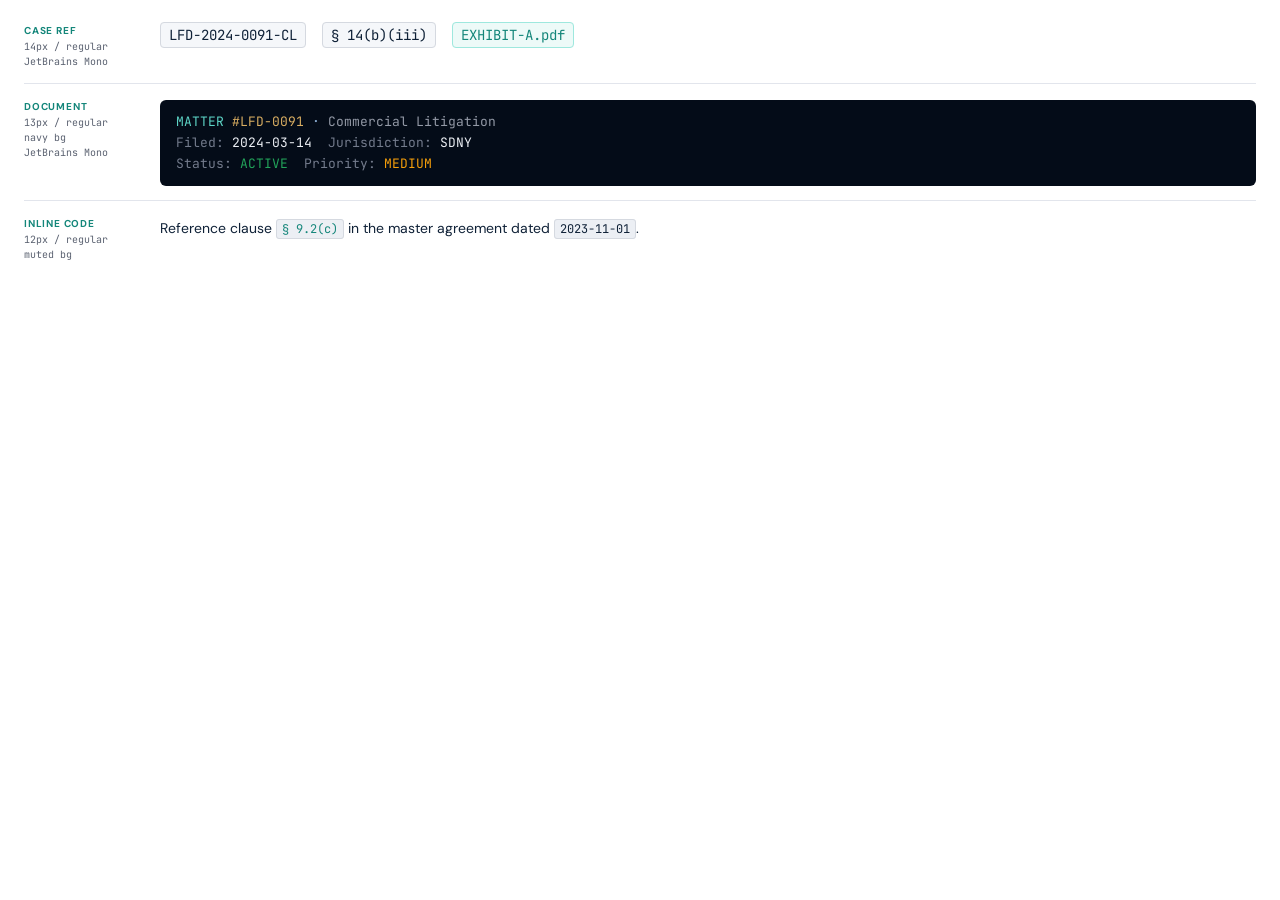
<file: guidelines/type-mono.card.html>
<!-- @dsCard group="Type" viewport="700x220" name="Monospace" subtitle="JetBrains Mono — citations, clause IDs, document refs" -->
<!DOCTYPE html>
<html lang="en">
<head>
<meta charset="UTF-8">
<link rel="stylesheet" href="../styles.css">
<style>
  body { margin: 0; padding: 24px; background: var(--bg-default); font-family: var(--font-sans); }
  .specimen { margin-bottom: 16px; display: flex; align-items: flex-start; gap: 16px; border-bottom: 1px solid var(--border-muted); padding-bottom: 14px; }
  .specimen:last-child { border-bottom: none; margin-bottom: 0; padding-bottom: 0; }
  .meta { flex-shrink: 0; width: 120px; }
  .meta-role { font-size: 10px; font-weight: 700; letter-spacing: 0.08em; text-transform: uppercase; color: var(--fg-accent); }
  .meta-spec { font-size: 10px; font-family: var(--font-mono); color: var(--fg-muted); margin-top: 2px; line-height: 1.5; }
  .code-block { background: var(--color-navy-950); border-radius: 6px; padding: 12px 16px; flex: 1; }
</style>
</head>
<body>

<div class="specimen">
  <div class="meta">
    <div class="meta-role">Case Ref</div>
    <div class="meta-spec">14px / regular<br>JetBrains Mono</div>
  </div>
  <div>
    <span style="font-family:var(--font-mono);font-size:var(--text-sm);color:var(--fg-default);background:var(--bg-subtle);border:1px solid var(--border-default);border-radius:4px;padding:3px 8px;">LFD-2024-0091-CL</span>
    &nbsp;&nbsp;
    <span style="font-family:var(--font-mono);font-size:var(--text-sm);color:var(--fg-default);background:var(--bg-subtle);border:1px solid var(--border-default);border-radius:4px;padding:3px 8px;">§ 14(b)(iii)</span>
    &nbsp;&nbsp;
    <span style="font-family:var(--font-mono);font-size:var(--text-sm);color:var(--fg-accent);background:var(--color-teal-50);border:1px solid var(--color-teal-200);border-radius:4px;padding:3px 8px;">EXHIBIT-A.pdf</span>
  </div>
</div>

<div class="specimen">
  <div class="meta">
    <div class="meta-role">Document</div>
    <div class="meta-spec">13px / regular<br>navy bg<br>JetBrains Mono</div>
  </div>
  <div class="code-block">
    <div style="font-family:var(--font-mono);font-size:13px;line-height:1.6;color:#8aabd0;">
      <span style="color:#5dd4c6;">MATTER</span>&nbsp;<span style="color:#d9ae62;">#LFD-0091</span>&nbsp;·&nbsp;<span style="color:#9399a6;">Commercial Litigation</span><br>
      <span style="color:#737b8c;">Filed:</span>&nbsp;<span style="color:#eceff4;">2024-03-14</span>&nbsp;&nbsp;<span style="color:#737b8c;">Jurisdiction:</span>&nbsp;<span style="color:#eceff4;">SDNY</span><br>
      <span style="color:#737b8c;">Status:</span>&nbsp;<span style="color:#22a35a;">ACTIVE</span>&nbsp;&nbsp;<span style="color:#737b8c;">Priority:</span>&nbsp;<span style="color:#f59e0b;">MEDIUM</span>
    </div>
  </div>
</div>

<div class="specimen">
  <div class="meta">
    <div class="meta-role">Inline Code</div>
    <div class="meta-spec">12px / regular<br>muted bg</div>
  </div>
  <div style="font-family:var(--font-sans);font-size:var(--text-sm);color:var(--fg-default);line-height:1.6;">
    Reference clause <code style="font-family:var(--font-mono);font-size:12px;background:var(--bg-muted);border:1px solid var(--border-default);border-radius:3px;padding:1px 5px;color:var(--fg-accent);">§ 9.2(c)</code> in the master agreement dated <code style="font-family:var(--font-mono);font-size:12px;background:var(--bg-muted);border:1px solid var(--border-default);border-radius:3px;padding:1px 5px;color:var(--fg-default);">2023-11-01</code>.
  </div>
</div>

</body>
</html>
</file>
<file: styles.css>
/* ============================================================
   Legal Flow Doctor — Global Stylesheet Entry Point
   Import this single file in any consuming project.
   ============================================================ */

@import './tokens/typography.css';
@import './tokens/colors.css';
@import './tokens/spacing.css';
@import './tokens/radii.css';
@import './tokens/shadows.css';
@import './tokens/motion.css';
</file>
